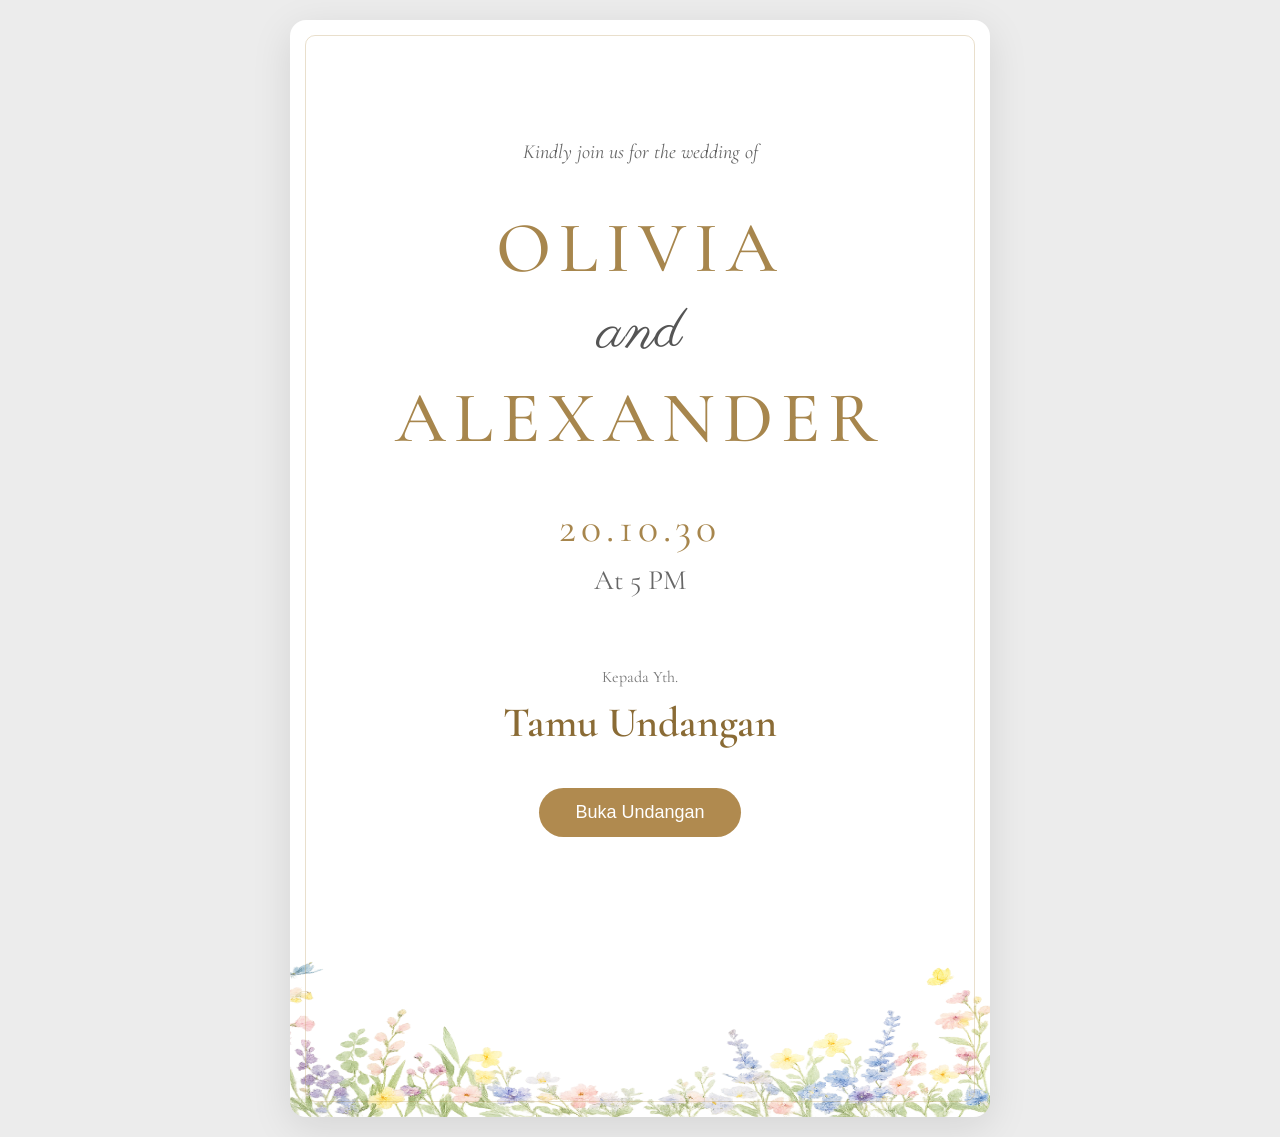
<file: index.html>
<!DOCTYPE html>
<html lang="id">
<head>
<meta charset="UTF-8">
<meta name="viewport" content="width=device-width, initial-scale=1.0">

<title>Undangan Pernikahan</title>

<link rel="preconnect" href="https://fonts.googleapis.com">
<link rel="preconnect" href="https://fonts.gstatic.com" crossorigin>

<link href="https://fonts.googleapis.com/css2?family=Cormorant+Garamond:wght@300;400;500;600&family=Parisienne&display=swap" rel="stylesheet">

<link rel="stylesheet" href="style.css">
</head>
<body>

<section class="cover">

    <div class="card">

        <div class="inner-border"></div>

        <div class="content">

            <p class="small-text">
                Kindly join us for the wedding of
            </p>

            <h1 class="bride">OLIVIA</h1>

            <div class="and">and</div>

            <h1 class="groom">ALEXANDER</h1>

            <div class="date">
                20.10.30
            </div>

            <div class="time">
                At 5 PM
            </div>

            <div class="guest-wrapper">

                <p class="invite-label">
                    Kepada Yth.
                </p>

                <h2 id="guestName">
                    Tamu Undangan
                </h2>

            </div>

            <button class="btn-open">
                Buka Undangan
            </button>

        </div>

    </div>

</section>

<script src="script.js"></script>

</body>
</html>
</file>
<file: style.css>
*{
    margin:0;
    padding:0;
    box-sizing:border-box;
}

body{
    background:#ececec;
    font-family:'Cormorant Garamond', serif;
}

.cover{
    min-height:100vh;
    display:flex;
    justify-content:center;
    align-items:center;
    padding:20px;
}

/* .card{

    width:100%;
    max-width:700px;

    min-height:900px;

    position:relative;

    background-color:#ffffff;

    background-image:url("flowers-bottom.png");

    background-repeat:no-repeat;

    background-position:center bottom;

    background-size:100% auto;

    border-radius:16px;

    box-shadow:
    0 10px 40px rgba(0,0,0,.1);

    overflow:hidden;
} */

.card{

    width:100%;
    max-width:700px;

    min-height:900px;

    position:relative;

    background-color:#ffffff;

    background-image:url("flowers-bottom.png");

    background-repeat:no-repeat;

    background-position:center bottom;

    background-size:100% 300px;

    border-radius:16px;

    box-shadow:
    0 10px 40px rgba(0,0,0,.1);

    overflow:hidden;
}

.inner-border{
    position:absolute;
    inset:15px;

    border:1px solid rgba(183,148,87,.3);
    border-radius:10px;
}

.content{
    position:relative;
    z-index:2;

    text-align:center;

    padding:
    120px 30px
    280px;
}

.small-text{
    color:#666;
    font-style:italic;
    font-size:20px;
}

.bride,
.groom{
    color:#a7864d;

    letter-spacing:8px;

    font-weight:500;

    font-size:72px;
}

.bride{
    margin-top:40px;
}

.and{
    font-family:'Parisienne', cursive;
    font-size:60px;
    color:#555;
}

.date{
    margin-top:40px;

    color:#a7864d;

    font-size:42px;
    letter-spacing:5px;
}

.time{
    margin-top:10px;
    color:#666;
    font-size:28px;
}

.guest-wrapper{
    margin-top:70px;
}

.invite-label{
    color:#777;
    margin-bottom:10px;
}

#guestName{
    color:#8a6b35;
    font-size:42px;
    font-weight:600;
}

.btn-open{

    margin-top:40px;

    background:#b08a4f;
    color:white;

    border:none;

    padding:
    14px 36px;

    border-radius:30px;

    cursor:pointer;

    font-size:18px;
}

.btn-open:hover{
    opacity:.9;
}

@media(max-width:768px){

    .content{
        padding:
        80px 20px
        220px;
    }

    .bride,
    .groom{
        font-size:48px;
        letter-spacing:4px;
    }

    .date{
        font-size:34px;
    }

    #guestName{
        font-size:30px;
    }
}
</file>
